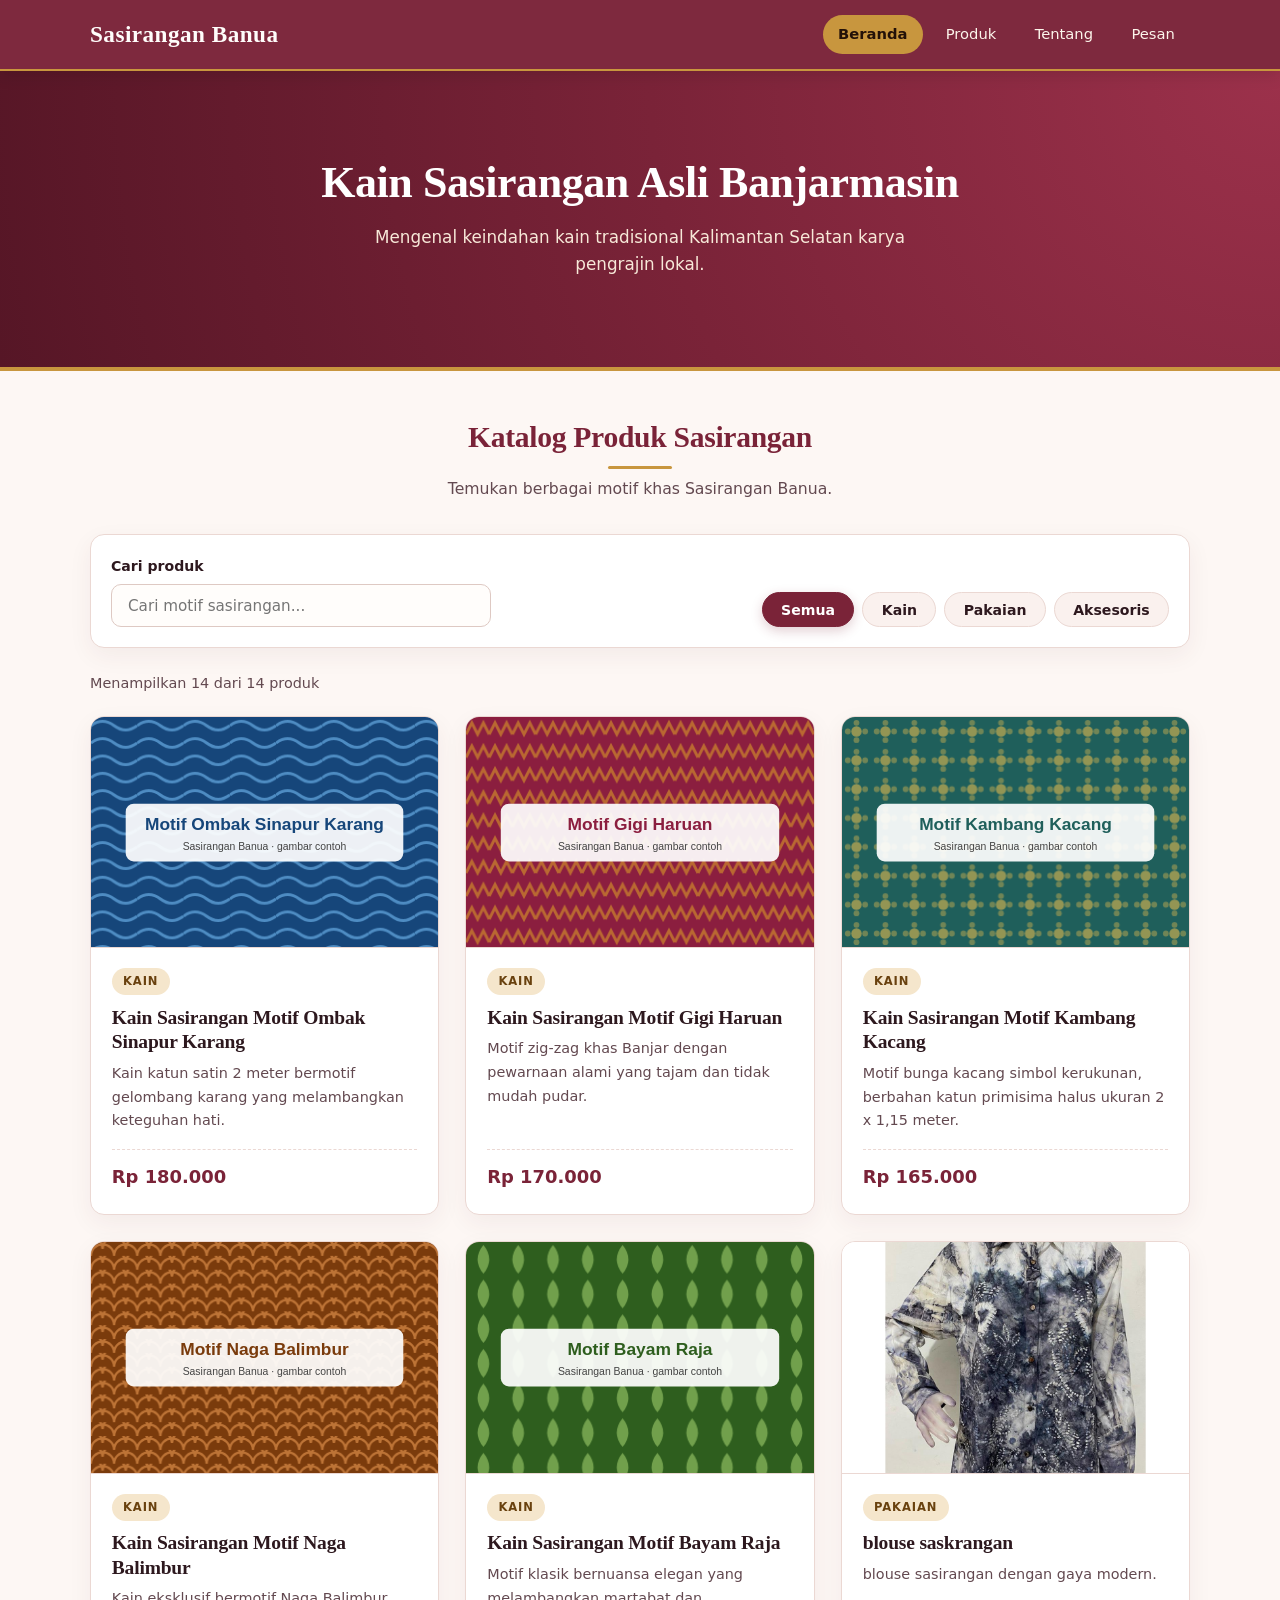
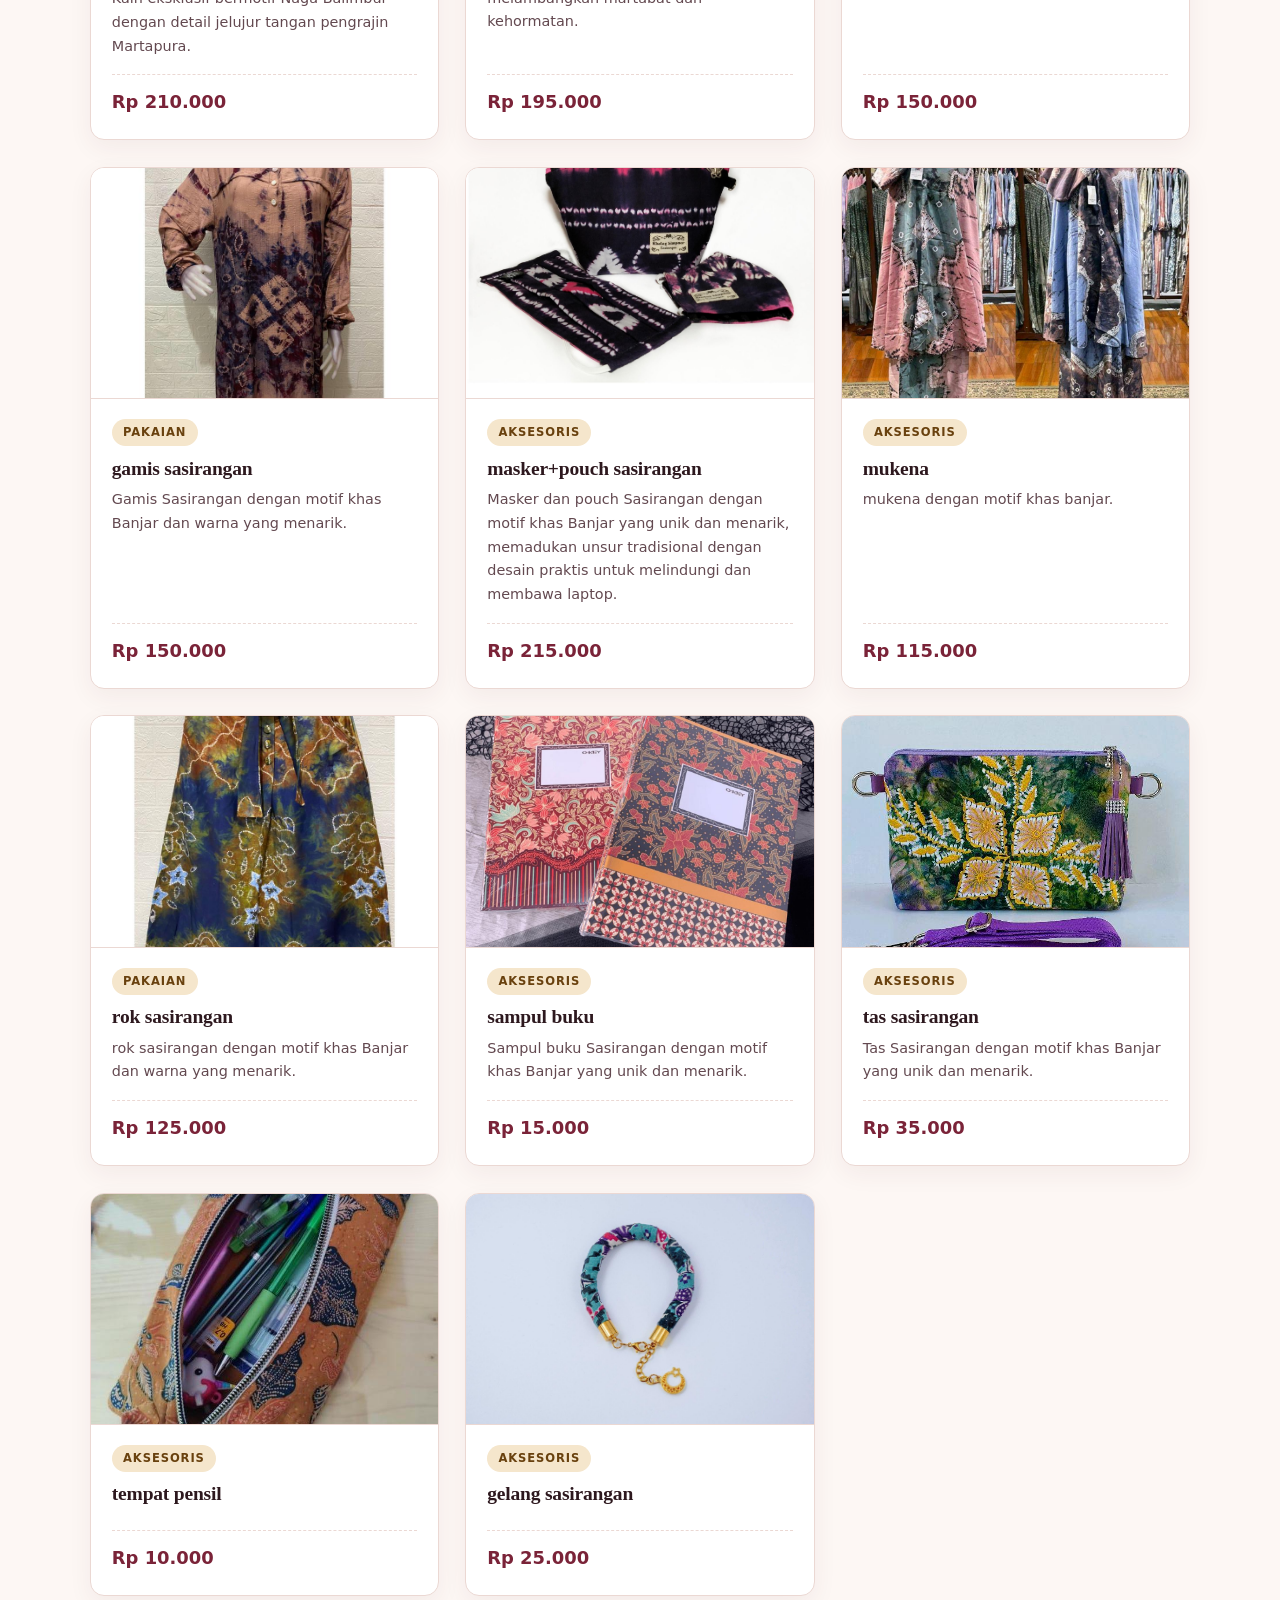
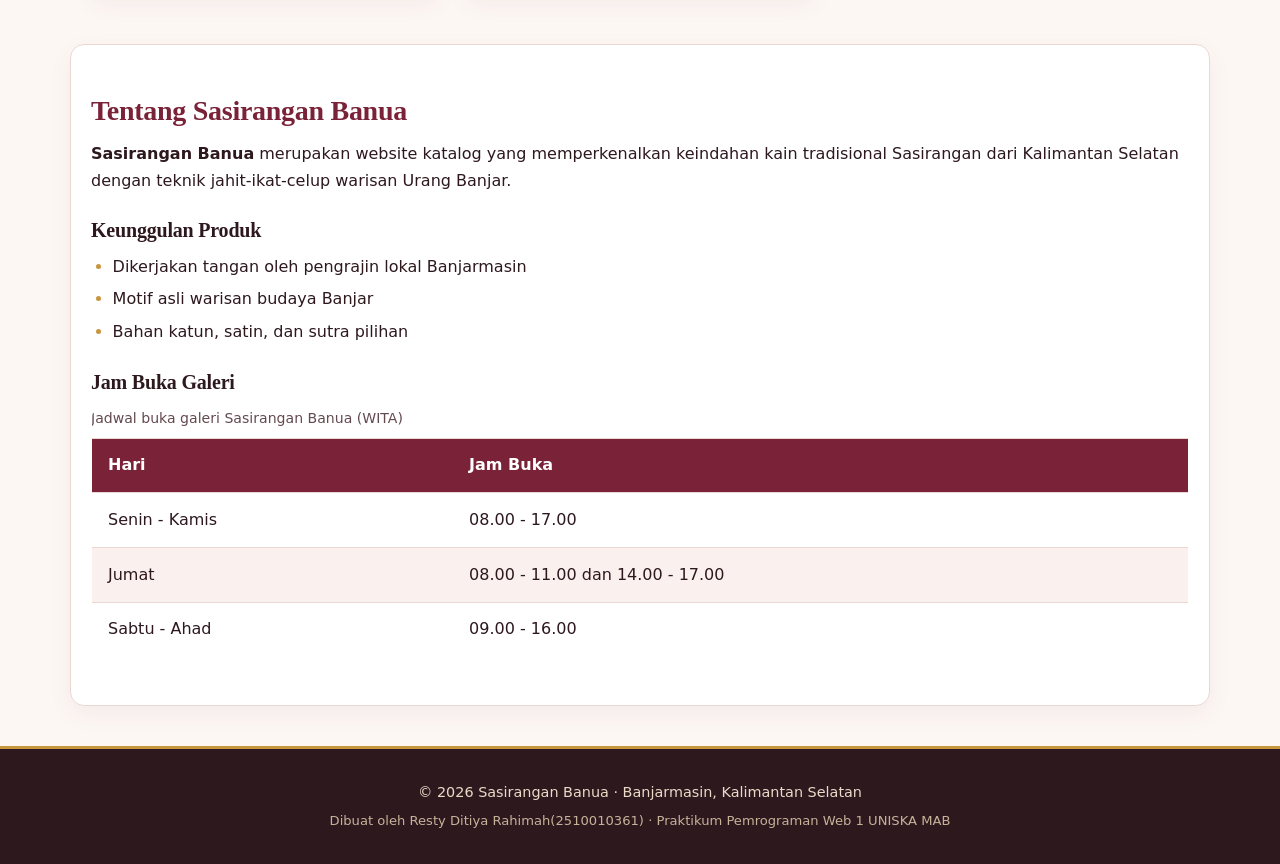
<file: index.html>
<!DOCTYPE html>
<html lang="id">
<head>
    <meta charset="UTF-8">
    <meta name="viewport" content="width=device-width, initial-scale=1.0">
    <meta name="description" content="Katalog kain, pakaian, dan aksesoris Sasirangan khas Banjarmasin karya pengrajin lokal.">
    <title>Sasirangan Banua &mdash; Kain Khas Banjar</title>
    <link rel="stylesheet" href="css/style.css">
    <script src="js/katalog.js" defer></script>
</head>
<body>
    <header class="header-situs">
        <div class="navbar">
            <p class="logo"><a href="index.html">Sasirangan Banua</a></p>
            <nav aria-label="Navigasi utama">
                <a href="index.html" aria-current="page">Beranda</a>
                <a href="#produk">Produk</a>
                <a href="#tentang">Tentang</a>
                <a href="kontak.html">Pesan</a>
            </nav>
        </div>
    </header>

    <main>
        <section class="hero" id="beranda">
            <h1>Kain Sasirangan Asli Banjarmasin</h1>
            <p>Mengenal keindahan kain tradisional Kalimantan Selatan karya pengrajin lokal.</p>
        </section>
        <section id="produk">
            <div class="section-heading">
                <h2>Katalog Produk Sasirangan</h2>
                <p>Temukan berbagai motif khas Sasirangan Banua.</p>
            </div>

            <div class="kontrol-katalog">
                <div class="kolom">
                    <label for="cari">Cari produk</label>
                    <input type="search" id="cari" placeholder="Cari motif sasirangan...">
                </div>

                <div class="filter" role="group" aria-label="Filter kategori">
                    <button type="button" class="tombol-filter aktif" data-kategori="semua" aria-pressed="true">Semua</button>
                    <button type="button" class="tombol-filter" data-kategori="kain" aria-pressed="false">Kain</button>
                    <button type="button" class="tombol-filter" data-kategori="pakaian" aria-pressed="false">Pakaian</button>
                    <button type="button" class="tombol-filter" data-kategori="aksesoris" aria-pressed="false">Aksesoris</button>
                </div>
            </div>

            <p id="info-jumlah" class="info-jumlah" aria-live="polite"></p>

            <div id="daftar-katalog" class="products"></div>
            <noscript><p>Aktifkan JavaScript untuk melihat katalog produk.</p></noscript>
        </section>


        <section class="about" id="tentang">
            <h2>Tentang Sasirangan Banua</h2>
            <p>
                <strong>Sasirangan Banua</strong> merupakan website katalog yang memperkenalkan keindahan kain tradisional Sasirangan dari Kalimantan Selatan dengan teknik jahit-ikat-celup warisan Urang Banjar.
            </p>

            <h3>Keunggulan Produk</h3>
            <ul>
                <li>Dikerjakan tangan oleh pengrajin lokal Banjarmasin</li>
                <li>Motif asli warisan budaya Banjar</li>
                <li>Bahan katun, satin, dan sutra pilihan</li>
            </ul>

            <h3>Jam Buka Galeri</h3>
            <table>
                <caption>Jadwal buka galeri Sasirangan Banua (WITA)</caption>
                <thead>
                    <tr>
                        <th scope="col">Hari</th>
                        <th scope="col">Jam Buka</th>
                    </tr>
                </thead>
                <tbody>
                    <tr>
                        <td>Senin - Kamis</td>
                        <td>08.00 - 17.00</td>
                    </tr>
                    <tr>
                        <td>Jumat</td>
                        <td>08.00 - 11.00 dan 14.00 - 17.00</td>
                    </tr>
                    <tr>
                        <td>Sabtu - Ahad</td>
                        <td>09.00 - 16.00</td>
                    </tr>
                </tbody>
            </table>
        </section>
    </main>
    <footer>
        <p>&copy; 2026 Sasirangan Banua &middot; Banjarmasin, Kalimantan Selatan</p>
        <p>Dibuat oleh Resty Ditiya Rahimah(2510010361) &middot; Praktikum Pemrograman Web 1 UNISKA MAB</p>
    </footer>

</body>
</html>
</file>
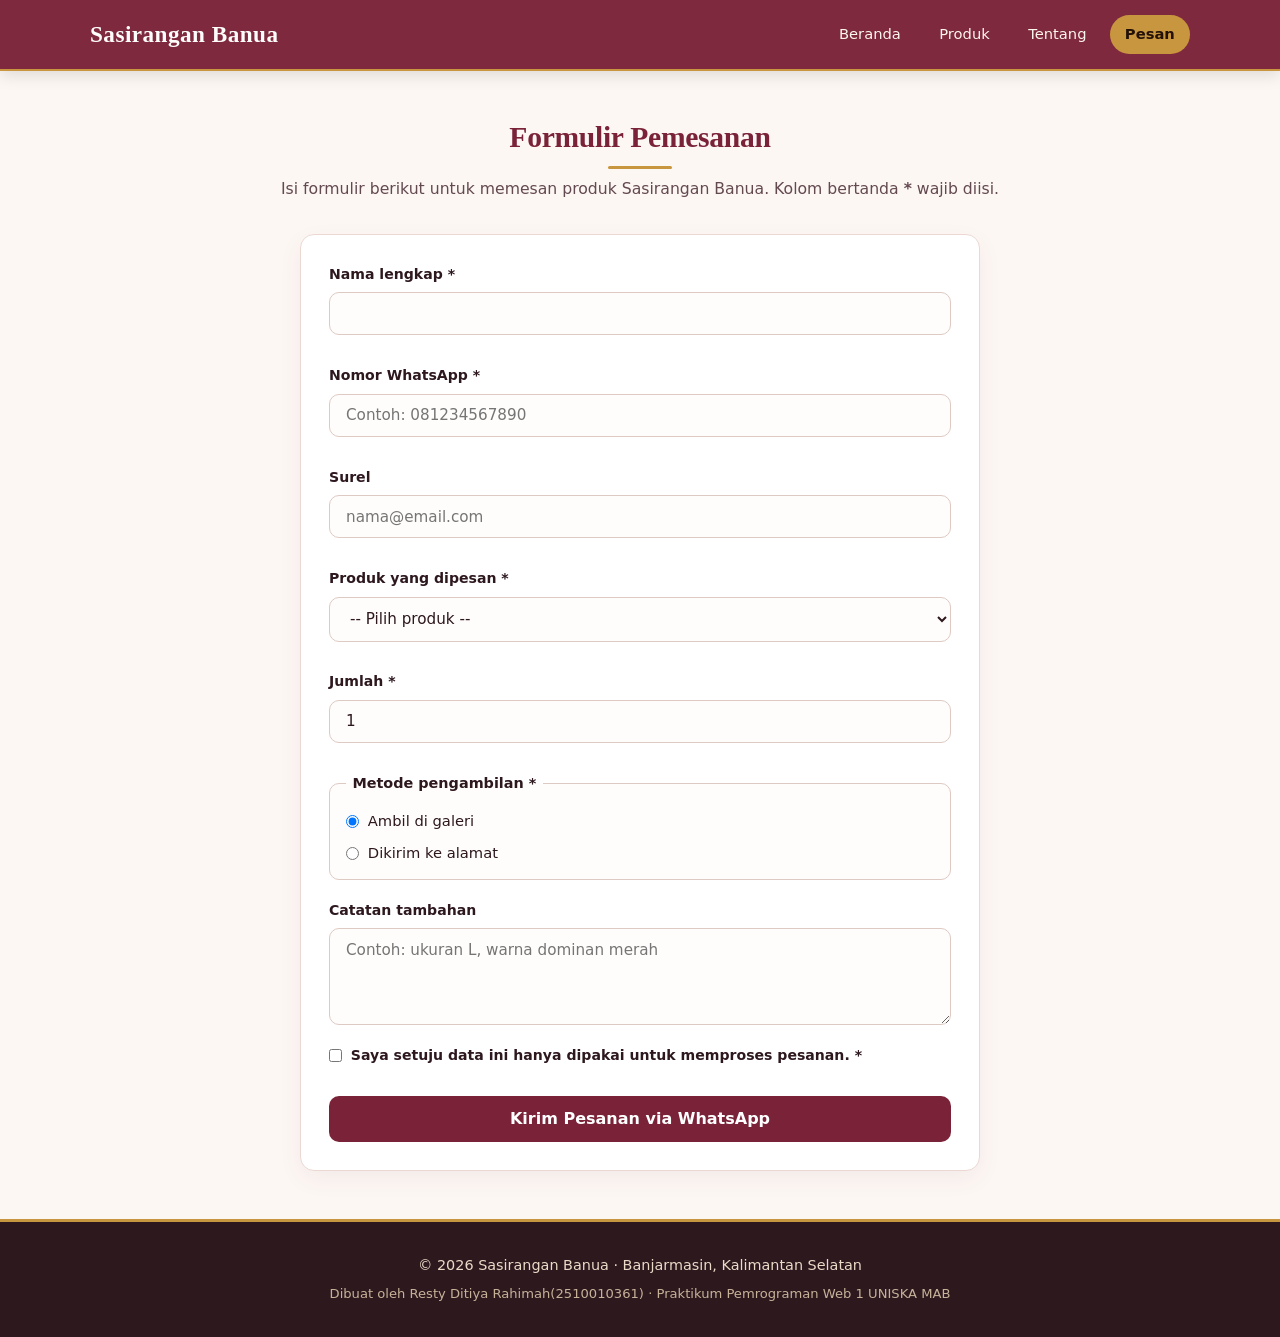
<file: kontak.html>
<!DOCTYPE html>
<html lang="id">
<head>
    <meta charset="UTF-8">
    <meta name="viewport" content="width=device-width, initial-scale=1.0">
    <meta name="description" content="Formulir pemesanan kain, pakaian, dan aksesoris Sasirangan Banua melalui WhatsApp.">
    <title>Pesan Produk &mdash; Sasirangan Banua</title>
    <link rel="stylesheet" href="css/style.css">
    <script src="js/form.js" defer></script>
</head>
<body>

    <header class="header-situs">
        <div class="navbar">
            <p class="logo"><a href="index.html">Sasirangan Banua</a></p>
            <nav aria-label="Navigasi utama">
                <a href="index.html">Beranda</a>
                <a href="index.html#produk">Produk</a>
                <a href="index.html#tentang">Tentang</a>
                <a href="kontak.html" aria-current="page">Pesan</a>
            </nav>
        </div>
    </header>

    <main>
        <section class="bagian" id="pesan">
            <div class="section-heading">
                <h1>Formulir Pemesanan</h1>
                <p>Isi formulir berikut untuk memesan produk Sasirangan Banua. Kolom bertanda <strong>*</strong> wajib diisi.</p>
            </div>

            <form id="form-pesan" class="form-pesan" action="#" method="get" novalidate>
                <div class="kolom">
                    <label for="nama">Nama lengkap *</label>
                    <input type="text" id="nama" name="nama" required minlength="3" autocomplete="name" aria-describedby="galat-nama">
                    <p id="galat-nama" class="pesan-galat" role="alert"></p>
                </div>

                <div class="kolom">
                    <label for="wa">Nomor WhatsApp *</label>
                    <input type="tel" id="wa" name="wa" required pattern="08[0-9]{8,11}" placeholder="Contoh: 081234567890" autocomplete="tel" aria-describedby="galat-wa">
                    <p id="galat-wa" class="pesan-galat" role="alert"></p>
                </div>

                <div class="kolom">
                    <label for="email">Surel</label>
                    <input type="email" id="email" name="email" placeholder="nama@email.com" autocomplete="email" aria-describedby="galat-email">
                    <p id="galat-email" class="pesan-galat" role="alert"></p>
                </div>

                <div class="kolom">
                    <label for="produk">Produk yang dipesan *</label>
                    <select id="produk" name="produk" required aria-describedby="galat-produk">
                        <option value="">-- Pilih produk --</option>
                        <option value="Kain Motif Gigi Haruan">Kain Motif Gigi Haruan</option>
                        <option value="Kain Motif Kambang Kacang">Kain Motif Kambang Kacang</option>
                        <option value="Selendang Iris Pudak">Selendang Iris Pudak</option>
                        <option value="Kain Motif Naga Balimbur">Kain Motif Naga Balimbur</option>
                        <option value="Gamis Ombak Sinapur Karang">Gamis Ombak Sinapur Karang</option>
                        <option value="Kemeja Bayam Raja">Kemeja Bayam Raja</option>
                        <option value="Tas Tote Kulit Kayu Sasirangan">Tas Tote Kulit Kayu Sasirangan</option>
                        <option value="Kain Motif Bintang Bahambur">Kain Motif Bintang Bahambur</option>
                    </select>
                    <p id="galat-produk" class="pesan-galat" role="alert"></p>
                </div>

                <div class="kolom">
                    <label for="jumlah">Jumlah *</label>
                    <input type="number" id="jumlah" name="jumlah" min="1" max="50" value="1" required aria-describedby="galat-jumlah">
                    <p id="galat-jumlah" class="pesan-galat" role="alert"></p>
                </div>

                <fieldset>
                    <legend>Metode pengambilan *</legend>
                    <label><input type="radio" name="pengambilan" value="Ambil di galeri" checked> Ambil di galeri</label>
                    <label><input type="radio" name="pengambilan" value="Dikirim ke alamat"> Dikirim ke alamat</label>
                </fieldset>

                <div class="kolom">
                    <label for="catatan">Catatan tambahan</label>
                    <textarea id="catatan" name="catatan" rows="4" maxlength="300" placeholder="Contoh: ukuran L, warna dominan merah"></textarea>
                </div>

                <div class="kolom">
                    <label class="cek">
                        <input type="checkbox" id="setuju" name="setuju" required aria-describedby="galat-setuju">
                        Saya setuju data ini hanya dipakai untuk memproses pesanan. *
                    </label>
                    <p id="galat-setuju" class="pesan-galat" role="alert"></p>
                </div>

                <button type="submit" class="tombol">Kirim Pesanan via WhatsApp</button>
            </form>

            <div id="hasil-pesan" class="hasil-pesan" hidden></div>
        </section>
    </main>

    <footer>
        <p>&copy; 2026 Sasirangan Banua &middot; Banjarmasin, Kalimantan Selatan</p>
       <p>Dibuat oleh Resty Ditiya Rahimah(2510010361) &middot; Praktikum Pemrograman Web 1 UNISKA MAB</p>
    </footer>

</body>
</html>
</file>
<file: css/style.css>
:root {
    --warna-utama: #7A2338;
    --warna-utama-gelap: #561626;
    --warna-aksen: #C8963E;
    --warna-aksen-muda: #F5E6CC;
    --warna-latar: #FDF7F4;
    --warna-kartu: #FFFFFF;
    --warna-teks: #2D181E;
    --warna-teks-sekunder: #634950;
    --warna-batas: #EBD8D3;
    --font-judul: 'Playfair Display', Georgia, serif;
    --font-isi: 'Plus Jakarta Sans', system-ui, -apple-system, sans-serif;
    --radius-kartu: 14px;
    --bayangan-halus: 0 8px 24px rgba(92, 32, 47, 0.06);
    --bayangan-hover: 0 14px 32px rgba(122, 35, 56, 0.14);
}

*,
*::before,
*::after {
    box-sizing: border-box;
    margin: 0;
    padding: 0;
}

html {
    scroll-behavior: smooth;
}

body {
    font-family: var(--font-isi);
    background-color: var(--warna-latar);
    color: var(--warna-teks);
    line-height: 1.65;
    -webkit-font-smoothing: antialiased;
}

img {
    max-width: 100%;
    height: auto;
    display: block;
}

h1, h2, h3, .logo {
    font-family: var(--font-judul);
    letter-spacing: -0.01em;
    line-height: 1.25;
}

:focus-visible {
    outline: 3px solid var(--warna-aksen);
    outline-offset: 3px;
}

.header-situs {
    background-color: rgba(122, 35, 56, 0.97);
    backdrop-filter: blur(8px);
    color: #FFFFFF;
    position: sticky;
    top: 0;
    z-index: 100;
    border-bottom: 2px solid var(--warna-aksen);
    box-shadow: 0 4px 16px rgba(0, 0, 0, 0.12);
}

.navbar {
    max-width: 1140px;
    margin: 0 auto;
    padding: 0.95rem 1.25rem;
    display: flex;
    flex-direction: column;
    align-items: center;
    gap: 0.75rem;
}

.logo a {
    color: #FFFDFB;
    text-decoration: none;
    font-size: 1.45rem;
    font-weight: 700;
    letter-spacing: 0.02em;
}

.navbar nav {
    display: flex;
    flex-wrap: wrap;
    justify-content: center;
    gap: 0.5rem;
}

.navbar nav a {
    color: #FDF6EC;
    text-decoration: none;
    font-size: 0.92rem;
    font-weight: 500;
    padding: 0.45rem 0.95rem;
    border-radius: 999px;
    transition: background-color 0.25s ease, color 0.25s ease;
}

.navbar nav a:hover {
    background-color: rgba(255, 255, 255, 0.14);
}

.navbar nav a[aria-current="page"] {
    background-color: var(--warna-aksen);
    color: #231108;
    font-weight: 700;
}

.hero {
    background-color: #7A2338;
    background-image: radial-gradient(circle at top right, #9C314B 0%, var(--warna-utama) 48%, var(--warna-utama-gelap) 100%);
    color: #FFFFFF;
    text-align: center;
    padding: 4rem 1.5rem 4.25rem;
    border-bottom: 4px solid var(--warna-aksen);
    position: relative;
}

.hero h1 {
    color: #FFFFFF;
    font-size: 2rem;
    font-weight: 700;
    max-width: 720px;
    margin: 0 auto 0.85rem;
}

.hero p {
    font-size: 1.05rem;
    color: #F7E8D8;
    max-width: 580px;
    margin: 0 auto;
}

main > section:not(.hero) {
    max-width: 1140px;
    margin: 0 auto;
    padding: 3rem 1.25rem;
}

.section-heading {
    text-align: center;
    margin-bottom: 2rem;
}

.section-heading h1,
.section-heading h2 {
    font-size: 1.85rem;
    color: var(--warna-utama);
    margin-bottom: 0.4rem;
}

.section-heading h1::after,
.section-heading h2::after {
    content: "";
    display: block;
    width: 64px;
    height: 3px;
    background-color: var(--warna-aksen);
    margin: 0.65rem auto 0;
    border-radius: 2px;
}

.section-heading p {
    color: var(--warna-teks-sekunder);
    font-size: 0.98rem;
}

.kontrol-katalog {
    background-color: var(--warna-kartu);
    border: 1px solid var(--warna-batas);
    border-radius: var(--radius-kartu);
    padding: 1.25rem;
    margin-bottom: 1.5rem;
    box-shadow: var(--bayangan-halus);
    display: flex;
    flex-direction: column;
    gap: 1rem;
}

.kolom {
    display: flex;
    flex-direction: column;
    gap: 0.4rem;
}

.kolom label {
    font-size: 0.88rem;
    font-weight: 600;
    color: var(--warna-teks);
}

input[type="search"],
input[type="text"],
input[type="tel"],
input[type="email"],
input[type="number"],
select,
textarea {
    width: 100%;
    padding: 0.72rem 1rem;
    font-family: var(--font-isi);
    font-size: 0.95rem;
    color: var(--warna-teks);
    background-color: #FFFDFB;
    border: 1.5px solid #DEC9C3;
    border-radius: 10px;
    transition: border-color 0.2s ease, box-shadow 0.2s ease;
}

input:focus,
select:focus,
textarea:focus {
    border-color: var(--warna-utama);
    box-shadow: 0 0 0 3px rgba(122, 35, 56, 0.12);
    outline: none;
}

.filter {
    display: flex;
    flex-wrap: wrap;
    gap: 0.5rem;
}

.tombol-filter {
    font-family: var(--font-isi);
    font-size: 0.88rem;
    font-weight: 600;
    padding: 0.55rem 1.15rem;
    border: 1.5px solid var(--warna-batas);
    border-radius: 999px;
    background-color: #FAF1EE;
    color: var(--warna-teks);
    cursor: pointer;
    transition: all 0.22s ease;
}

.tombol-filter:hover {
    border-color: var(--warna-utama);
    color: var(--warna-utama);
}

.tombol-filter.aktif {
    background-color: var(--warna-utama);
    border-color: var(--warna-utama);
    color: #FFFFFF;
    box-shadow: 0 4px 12px rgba(122, 35, 56, 0.22);
}

.info-jumlah {
    font-size: 0.9rem;
    font-weight: 500;
    color: var(--warna-teks-sekunder);
    margin-bottom: 1.25rem;
}

.products {
    display: grid;
    grid-template-columns: 1fr;
    gap: 1.65rem;
}

.product-card {
    background-color: var(--warna-kartu);
    border: 1px solid var(--warna-batas);
    border-radius: var(--radius-kartu);
    overflow: hidden;
    box-shadow: var(--bayangan-halus);
    display: flex;
    flex-direction: column;
    transition: transform 0.28s ease, box-shadow 0.28s ease, border-color 0.28s ease;
}

.product-card:hover {
    transform: translateY(-6px);
    box-shadow: var(--bayangan-hover);
    border-color: var(--warna-aksen);
}

.product-image {
    aspect-ratio: 3 / 2;
    overflow: hidden;
    background-color: #F6E6E0;
    border-bottom: 1px solid var(--warna-batas);
}

.product-image img {
    width: 100%;
    height: 100%;
    object-fit: cover;
    transition: transform 0.45s ease;
}

.product-card:hover .product-image img {
    transform: scale(1.06);
}

.product-info {
    padding: 1.25rem 1.3rem 1.4rem;
    display: flex;
    flex-direction: column;
    flex-grow: 1;
}

.label-kategori {
    align-self: flex-start;
    font-size: 0.72rem;
    font-weight: 700;
    text-transform: uppercase;
    letter-spacing: 0.08em;
    background-color: var(--warna-aksen-muda);
    color: #69410E;
    padding: 0.25rem 0.7rem;
    border-radius: 999px;
    margin-bottom: 0.65rem;
}

.product-info h3 {
    font-size: 1.22rem;
    color: var(--warna-teks);
    margin-bottom: 0.45rem;
}

.product-info p {
    font-size: 0.9rem;
    color: var(--warna-teks-sekunder);
    margin-bottom: 1rem;
    flex-grow: 1;
}

.product-info .price {
    font-family: var(--font-isi);
    font-size: 1.12rem;
    font-weight: 700;
    color: var(--warna-utama);
    padding-top: 0.75rem;
    border-top: 1px dashed var(--warna-batas);
    margin-bottom: 0;
    flex-grow: 0;
}

.about {
    background-color: var(--warna-kartu);
    border: 1px solid var(--warna-batas);
    border-radius: var(--radius-kartu);
    box-shadow: var(--bayangan-halus);
    margin-bottom: 2.5rem !important;
}

.about h2 {
    font-size: 1.75rem;
    color: var(--warna-utama);
    margin-bottom: 0.85rem;
}

.about h3 {
    font-size: 1.25rem;
    color: var(--warna-teks);
    margin: 1.5rem 0 0.65rem;
}

.about ul {
    padding-left: 1.35rem;
    display: flex;
    flex-direction: column;
    gap: 0.4rem;
}

.about li::marker {
    color: var(--warna-aksen);
}

table {
    width: 100%;
    border-collapse: collapse;
    margin-top: 0.75rem;
    border-radius: 10px;
    overflow: hidden;
    border: 1px solid var(--warna-batas);
}

caption {
    text-align: left;
    font-size: 0.88rem;
    color: var(--warna-teks-sekunder);
    margin-bottom: 0.5rem;
}

th, td {
    padding: 0.85rem 1rem;
    text-align: left;
    border-bottom: 1px solid var(--warna-batas);
}

thead th {
    background-color: var(--warna-utama);
    color: #FFFFFF;
    font-weight: 600;
}

tbody tr:nth-child(even) {
    background-color: #FAF1EE;
}

.form-pesan {
    background-color: var(--warna-kartu);
    border: 1px solid var(--warna-batas);
    border-radius: var(--radius-kartu);
    padding: 1.75rem;
    max-width: 680px;
    margin: 0 auto;
    box-shadow: var(--bayangan-halus);
    display: flex;
    flex-direction: column;
    gap: 1.15rem;
}

fieldset {
    border: 1.5px solid #DEC9C3;
    border-radius: 10px;
    padding: 0.85rem 1rem;
    background-color: #FFFDFB;
    display: flex;
    flex-direction: column;
    gap: 0.5rem;
}

fieldset legend {
    font-size: 0.9rem;
    font-weight: 600;
    padding: 0 0.4rem;
}

fieldset label,
.cek {
    display: flex;
    align-items: center;
    gap: 0.55rem;
    font-size: 0.92rem;
    cursor: pointer;
}

.tombol,
.btn-kirim,
button[type="submit"] {
    font-family: var(--font-isi);
    font-size: 1rem;
    font-weight: 700;
    padding: 0.85rem 1.5rem;
    background-color: var(--warna-utama);
    color: #FFFFFF;
    border: none;
    border-radius: 10px;
    cursor: pointer;
    transition: background-color 0.25s ease, transform 0.2s ease;
}

.tombol:hover,
.btn-kirim:hover,
button[type="submit"]:hover {
    background-color: var(--warna-utama-gelap);
    transform: translateY(-2px);
}

.pesan-galat,
.pesan-error {
    color: #B42318;
    font-size: 0.84rem;
    font-weight: 500;
    margin-top: 0.25rem;
}

.kotak-ringkasan {
    background-color: #F4FBF7;
    border: 1.5px solid #2E7D5B;
    border-radius: 12px;
    padding: 1.25rem;
    max-width: 680px;
    margin: 1rem auto 0;
}

footer {
    background-color: #2D181E;
    color: #EADBC8;
    text-align: center;
    padding: 2rem 1.25rem;
    font-size: 0.9rem;
    border-top: 3px solid var(--warna-aksen);
}

footer p + p {
    margin-top: 0.35rem;
    font-size: 0.82rem;
    color: #C7B299;
}

@media (min-width: 768px) {
    .navbar {
        flex-direction: row;
        justify-content: space-between;
    }

    .hero {
        padding: 5.25rem 2rem 5.5rem;
    }

    .hero h1 {
        font-size: 2.75rem;
    }

    .kontrol-katalog {
        flex-direction: row;
        align-items: flex-end;
        justify-content: space-between;
    }

    .kontrol-katalog .kolom {
        flex: 1;
        max-width: 380px;
    }

    .products {
        grid-template-columns: repeat(3, 1fr);
    }
}
</file>
